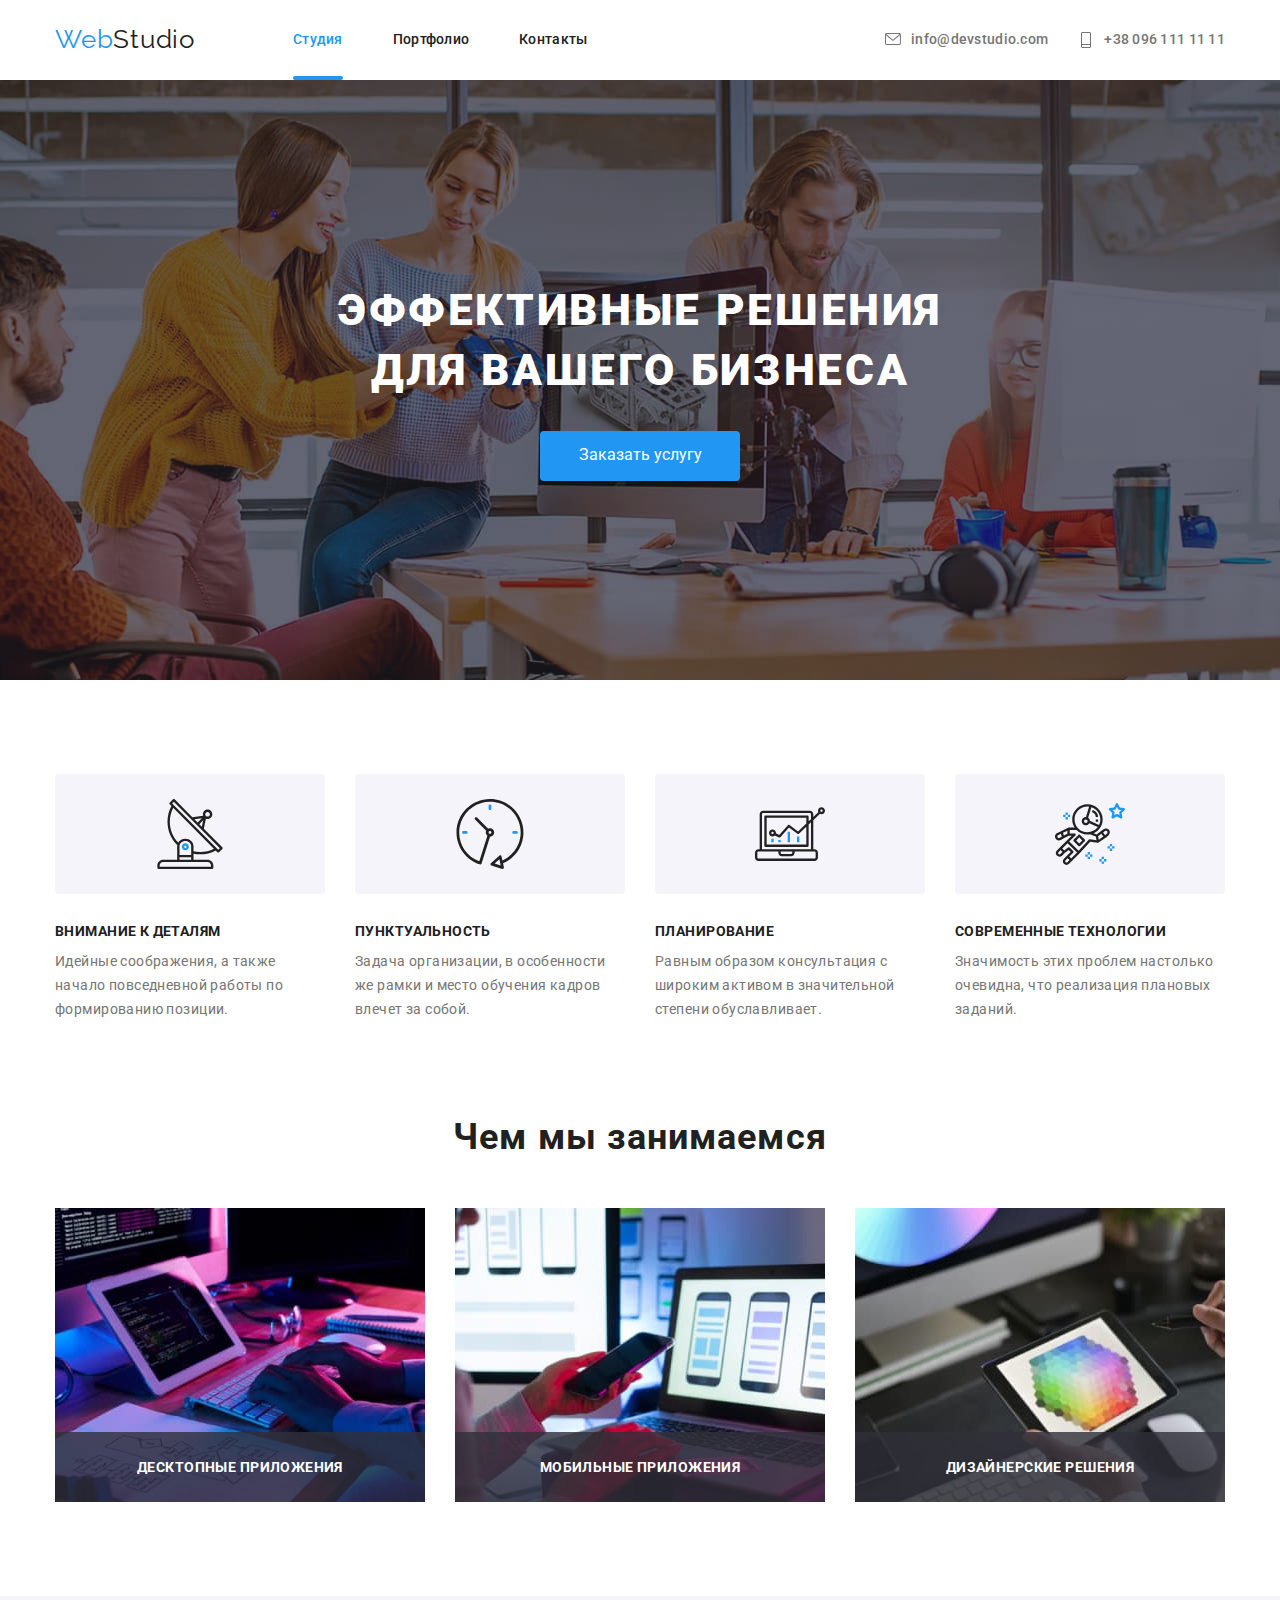
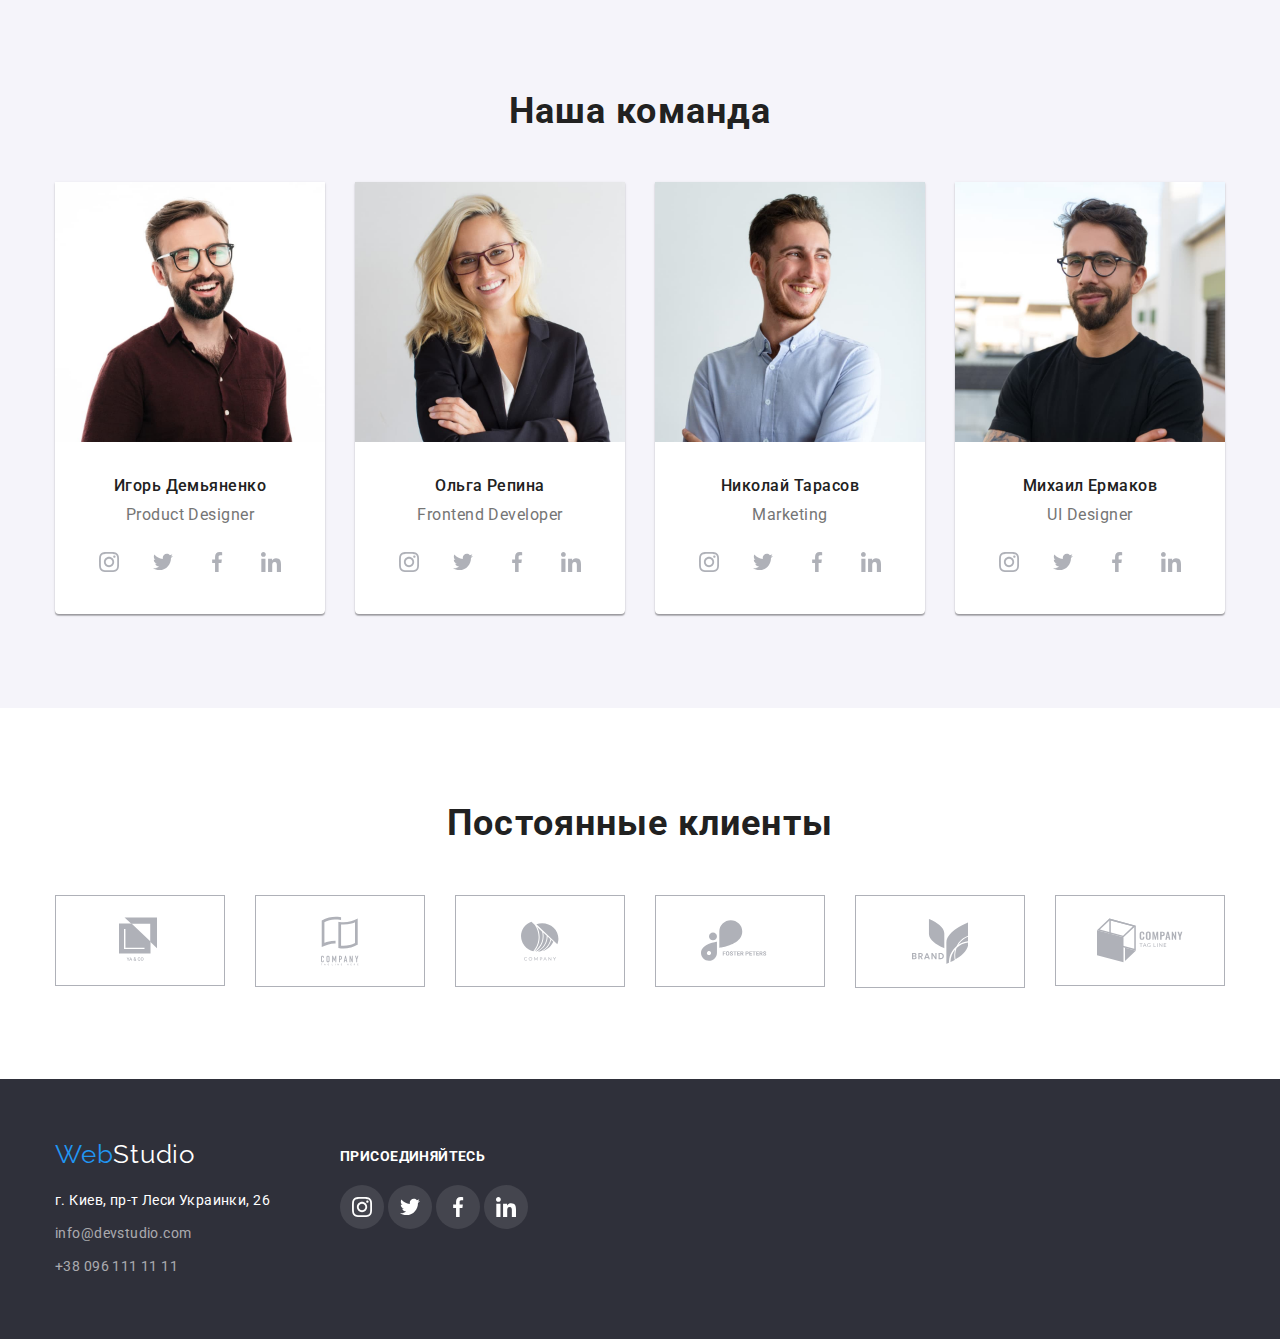
<file: index.html>
<!DOCTYPE html>
<html lang="ru">
    <head>
        <meta charset="UTF-8">
        <meta name="viewport" content="width=device-width, initial-scale=1.0">
        <title>Document</title>
        <link rel="stylesheet" href="https://cdnjs.cloudflare.com/ajax/libs/modern-normalize/1.0.0/modern-normalize.min.css">
        <link rel="preconnect" href="https://fonts.gstatic.com">
        <link href="https://fonts.googleapis.com/css2?family=Raleway:wght@700&family=Roboto:wght@400;500;700;900&display=swap" rel="stylesheet">
        <link rel="stylesheet" href="css/style.css">
    </head>
    <body>
        <header class="header">
            <div class="container">
                <nav class="navigation">
                    <a class="logo" href="" lang="en">
                        <span class="start-logo">Web</span>Studio
                    </a>
                    <ul class="nav-list">
                        <li class="item"><a class="nav-page active" href="./index.html">Студия</a></li>
                        <li class="item"><a class="nav-page" href="./portfolio.html">Портфолио</a></li>
                        <li class="item"><a class="nav-page" href="">Контакты</a></li>
                    </ul>
                </nav>
                <div class="nav-contact">
                    <ul class="nav-list">
                        <li class="item-contact">
                            <a class="nav-page contact" href="mailto:info@devstudio.com">
                                <svg weight="16" height="12" class="contact-icon">
                                    <use href="./img/symbol-defs.svg#icon-email"></use>
                                </svg>
                                info@devstudio.com
                            </a>
                        </li>
                        <li class="item">
                            <a class="nav-page contact" href="tel:+380961111111">
                                <svg weight="10" height="16" class="contact-icon">
                                    <use href="./img/symbol-defs.svg#icon-tell"></use>
                                </svg>
                                +38 096 111 11 11
                            </a>
                        </li>
                    </ul>
                </div>
            </div>   
        </header>

        <main>
            <!--Герой-->
            <div class="hero">
                <div class="overlay">
                    <section class="hero-section container" > 
                            <h1 class="hero-title">Эффективные решения для вашего бизнеса</h1>
                            <button type="button" class="hero-button" data-modal-open>Заказать услугу</button>
                    </section>
                </div>
            </div>

            <!--Особенности-->
            <section class="features">
                <div class="container">
                    <h2 class="features-title">Особенности</h2>
                    <ul class="features-list">
                        <li class="features-item">
                            <div class="features-icon">
                                <svg class="icon">
                                    <use href="./img/symbol-defs.svg#icon-antenna"></use>
                                </svg>
                            </div>
                            <h3 class="features-item-title">Внимание к деталям</h3>
                            <p class="features-item-text">Идейные соображения, а также начало повседневной работы по формированию позиции.</p>
                        </li>
                        <li class="features-item">
                            <div class="features-icon">
                                <svg class="icon">
                                    <use href="./img/symbol-defs.svg#icon-clock"></use>
                                </svg>
                            </div>
                            <h3 class="features-item-title">Пунктуальность</h3>
                            <p class="features-item-text">Задача организации, в особенности же рамки и место обучения кадров влечет за собой.</p>
                        </li>
                        <li class="features-item">
                            <div class="features-icon">
                                <svg class="icon">
                                    <use href="./img/symbol-defs.svg#icon-diagram"></use>
                                </svg>
                            </div>
                            <h3 class="features-item-title">Планирование</h3>
                            <p class="features-item-text">Равным образом консультация с широким активом в значительной степени обуславливает.</p>
                        </li>
                        <li class="features-item">
                            <div class="features-icon">
                                <svg class="icon">
                                    <use href="./img/symbol-defs.svg#icon-astronaut"></use>
                                </svg>
                            </div>
                            <h3 class="features-item-title">Современные технологии</h3>
                            <p class="features-item-text">Значимость этих проблем настолько очевидна, что реализация плановых заданий.</p>
                        </li>
                    </ul>
                </div>
            </section>

            <!--Чем мы занимаемся-->
            <section class="work">
                <div class="container">
                    <h2 class="work-title title">Чем мы занимаемся</h2>
                    <ul class="work-list">
                        <li class="work-img">
                           <div class="img-list">
                                <img class="img" src="./img/gadget.jpg" alt="Планшет с клавиатурой" width="370"/>
                                <h3 class="img-text">Десктопные приложения</h3>
                           </div>
                        </li>
                        <li class="work-img">
                            <div class="img-list">
                                <img class="img" src="./img/phone.jpg" alt="Телефон" width="370"/>
                                <h3 class="img-text">Мобильные приложения</h3>
                            </div>
                        </li>
                        <li class="work-img">
                            <div class="img-list">
                                <img class="img" src="./img/gadget2.jpg" alt="Планшет" width="370">
                                <h3 class="img-text">Дизайнерские решения</h3>
                            </div>
                        </li>
                    </ul>
                </div>
            </section>

            <!--Наша команда-->
            <section class="team">
                <div class="container">
                    <h2 class="team-title title">Наша команда</h2>
                    <ul class="team-list">
                        <li class="team-item">
                            <img src="./img/Product-Designer.jpg" alt="Игорь Демьяненко" width="270">
                            <h3 class="team-item-title">Игорь Демьяненко</h3>
                            <p class="team-item-text">Product Designer</p>
                            <ul class="social-list">
                                <li class="social-item">
                                    <a class="social-link" href="">
                                        <svg class="social">
                                            <use href="./img/symbol-defs.svg#icon-instagram"></use>
                                        </svg>
                                    </a>
                                </li>
                                <li class="social-item">
                                    <a class="social-link" href="">
                                        <svg class="social">
                                            <use href="./img/symbol-defs.svg#icon-twitter"></use>
                                        </svg>
                                    </a>
                                </li>
                                <li class="social-item">
                                    <a class="social-link" href="">
                                        <svg class="social">
                                            <use href="./img/symbol-defs.svg#icon-facebook"></use>
                                        </svg>
                                    </a>
                                </li>
                                <li class="social-item">
                                    <a class="social-link" href="">
                                        <svg class="social">
                                            <use href="./img/symbol-defs.svg#icon-linkedin"></use>
                                        </svg>
                                    </a>
                                </li>
                            </ul>
                        </li>
                        <li class="team-item">
                            <img src="./img/Developer.jpg" alt="Ольга Репина" width="270">
                            <h3 class="team-item-title">Ольга Репина</h3>
                            <p class="team-item-text">Frontend Developer</p>
                            <ul class="social-list">
                                <li class="social-item">
                                    <a class="social-link" href="">
                                        <svg class="social">
                                            <use href="./img/symbol-defs.svg#icon-instagram"></use>
                                        </svg>
                                    </a>
                                </li>
                                <li class="social-item">
                                    <a class="social-link" href="">
                                        <svg class="social">
                                            <use href="./img/symbol-defs.svg#icon-twitter"></use>
                                        </svg>
                                    </a>
                                </li>
                                <li class="social-item">
                                    <a class="social-link" href="">
                                        <svg class="social">
                                            <use href="./img/symbol-defs.svg#icon-facebook"></use>
                                        </svg>
                                    </a>
                                </li>
                                <li class="social-item">
                                    <a class="social-link" href="">
                                        <svg class="social">
                                            <use href="./img/symbol-defs.svg#icon-linkedin"></use>
                                        </svg>
                                    </a>
                                </li>
                            </ul>
                        </li>
                        <li class="team-item">
                            <img src="./img/marketing.jpg" alt="Николай Тарасов" width="270">
                            <h3 class="team-item-title">Николай Тарасов</h3>
                            <p class="team-item-text">Marketing</p>
                            <ul class="social-list">
                                <li class="social-item">
                                    <a class="social-link" href="">
                                        <svg class="social">
                                            <use href="./img/symbol-defs.svg#icon-instagram"></use>
                                        </svg>
                                    </a>
                                </li>
                                <li class="social-item">
                                    <a class="social-link" href="">
                                        <svg class="social">
                                            <use href="./img/symbol-defs.svg#icon-twitter"></use>
                                        </svg>
                                    </a>
                                </li>
                                <li class="social-item">
                                    <a class="social-link" href="">
                                        <svg class="social">
                                            <use href="./img/symbol-defs.svg#icon-facebook"></use>
                                        </svg>
                                    </a>
                                </li>
                                <li class="social-item">
                                    <a class="social-link" href="">
                                        <svg class="social">
                                            <use href="./img/symbol-defs.svg#icon-linkedin"></use>
                                        </svg>
                                    </a>
                                </li>
                            </ul>
                        </li>
                        <li class="team-item">
                            <img src="./img/UI-designer.jpg" alt="Михаил Ермаков" width="270">
                            <h3 class="team-item-title">Михаил Ермаков</h3>
                            <p class="team-item-text">UI Designer</p>
                            <ul class="social-list">
                                <li class="social-item">
                                    <a class="social-link" href="">
                                        <svg class="social">
                                            <use href="./img/symbol-defs.svg#icon-instagram"></use>
                                        </svg>
                                    </a>
                                </li>
                                <li class="social-item">
                                    <a class="social-link" href="">
                                        <svg class="social">
                                            <use href="./img/symbol-defs.svg#icon-twitter"></use>
                                        </svg>
                                    </a>
                                </li>
                                <li class="social-item">
                                    <a class="social-link" href="">
                                        <svg class="social">
                                            <use href="./img/symbol-defs.svg#icon-facebook"></use>
                                        </svg>
                                    </a>
                                </li>
                                <li class="social-item">
                                    <a class="social-link" href="">
                                        <svg class="social">
                                            <use href="./img/symbol-defs.svg#icon-linkedin"></use>
                                        </svg>
                                    </a>
                                </li>
                            </ul>
                        </li>
                    </ul>
                </div>
            </section>

            <!-- Наши клиенты-->
            <section class="client">
                <div class="container">
                    <h2 class="team-title title">Постоянные клиенты</h2>
                    <ul class="client-list">
                        <li class="client-item">
                            <a class="client-link ya-co" href="">
                                <svg weight="44.27" height="49.23" class="client-icon">
                                    <use href=./img/symbol-defs.svg#icon-ya-co>
                                    </use>
                                </svg>
                            </a>
                        </li>
                        <li class="client-item">
                            <a class="client-link tag-line" href="">
                                <svg weight="40" height="52" class="client-icon">
                                    <use href=./img/symbol-defs.svg#icon-tag-line>
                                    </use>
                                </svg>
                            </a>
                        </li>
                        <li class="client-item">
                            <a class="client-link company" href="">
                                <svg weight="41" height="42.6" class="client-icon">
                                    <use href=./img/symbol-defs.svg#icon-company>
                                    </use>
                                </svg>
                            </a>
                        </li>
                        <li class="client-item">
                            <a class="client-link foster-peters" href="">
                                <svg weight="79.66" height="42.02" class="client-icon">
                                    <use href=./img/symbol-defs.svg#icon-foster-peters>
                                    </use>
                                </svg>
                            </a>
                        </li>
                        <li class="client-item">
                            <a class="client-link brand" href="">
                                <svg weight="59" height="47" class="client-icon">
                                    <use href=./img/symbol-defs.svg#icon-brand>
                                    </use>
                                </svg>
                            </a>
                        </li>
                        <li class="client-item">
                            <a class="client-link teg-company" href="">
                                <svg weight="88.48" height="45.44" class="client-icon">
                                    <use href=./img/symbol-defs.svg#icon-teg-company>
                                    </use>
                                </svg>
                            </a>
                        </li>
                    </ul>
                </div>
            </section>
        </main>
        <footer class="footer">
            <div class="container">
                <div>
                    <a class="logo footer-logo" href="" lang="en">
                        <span class="start-logo">Web</span>Studio
                    </a>
                    <address class="address">
                        <p class="address-office">г. Киев, пр-т Леси Украинки, 26</p>
                        <p class="address-contact"><a href="mailto:info@devstudio.com">info@devstudio.com</a></p>
                        <p class="address-contact"><a href="tel:+380961111111">+38 096 111 11 11</a></p>
                    </address>
                </div>
                <div class="footer-social">
                    <h3 class="footer-title">присоединяйтесь</h3>
                    <ul>
                        <li class="social-item">
                            <a class="social-link footer-link" href="">
                                <svg class="social">
                                    <use href="./img/symbol-defs.svg#icon-instagram"></use>
                                </svg>
                            </a>
                        </li>
                        <li class="social-item">
                            <a class="social-link footer-link" href="">
                                <svg class="social">
                                    <use href="./img/symbol-defs.svg#icon-twitter"></use>
                                </svg>
                            </a>
                        </li>
                        <li class="social-item">
                            <a class="social-link footer-link" href="">
                                <svg class="social">
                                    <use href="./img/symbol-defs.svg#icon-facebook"></use>
                                </svg>
                            </a>
                        </li>
                        <li class="social-item">
                            <a class="social-link footer-link" href="">
                                <svg class="social">
                                    <use href="./img/symbol-defs.svg#icon-linkedin"></use>
                                </svg>
                            </a>
                        </li>
                    </ul>
                </div>
            </div>
        </footer>

        <!--Модальное окно-->
        <div class="backdrop is-hidden" data-modal>
            <div class="modal">
                <button class="button-modal" data-modal-close>
                    <svg class="button-img">
                        <use href="./img/symbol-defs.svg#icon-close"></use>
                    </svg>
                </button>
            </div>
        </div>

        <script src="./js/modal.js"></script>

    </body>
</html>
</file>
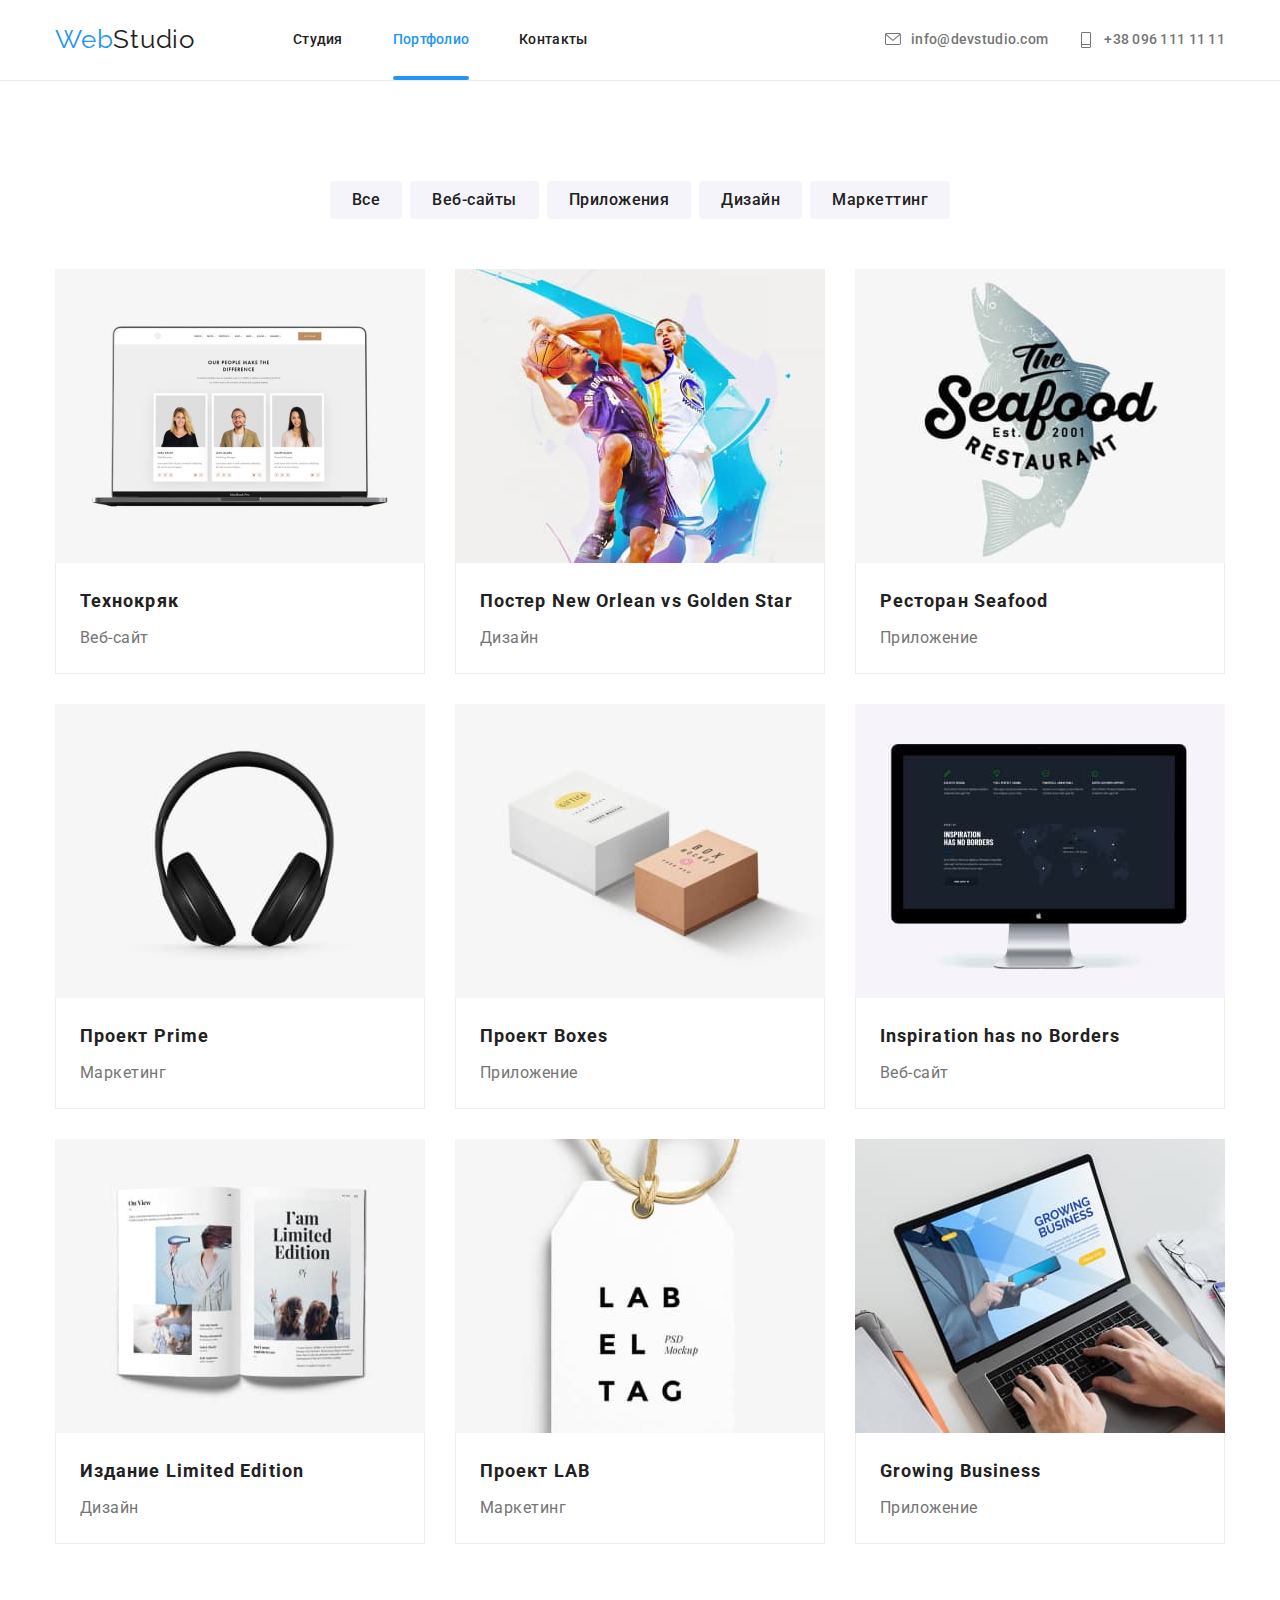
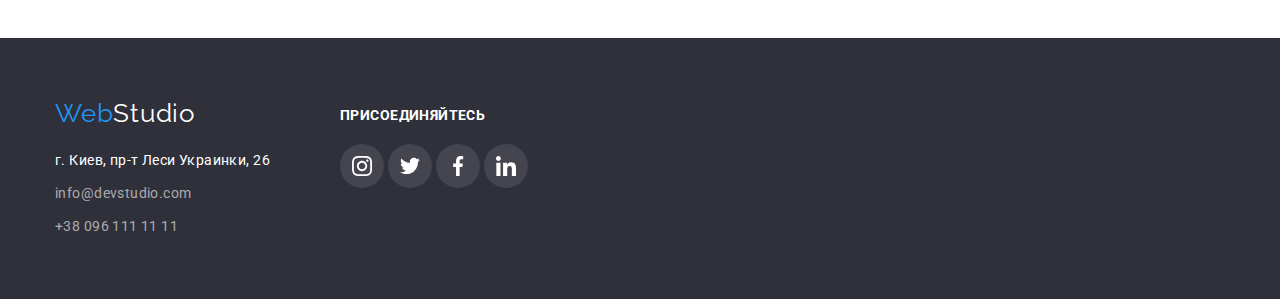
<file: portfolio.html>
<!DOCTYPE html>
<html lang="ru">
    <head>
        <meta charset="UTF-8">
        <meta name="viewport" content="width=device-width, initial-scale=1.0">
        <title>Document</title>
        <link rel="stylesheet" href="https://cdnjs.cloudflare.com/ajax/libs/modern-normalize/1.0.0/modern-normalize.min.css">
        <link rel="preconnect" href="https://fonts.gstatic.com">
        <link href="https://fonts.googleapis.com/css2?family=Raleway:wght@700&family=Roboto:wght@400;500;700;900&display=swap" rel="stylesheet">
        <link rel="stylesheet" href="css/style.css">
    </head>
    <body>
        <header class="header portfolio">
            <div class="container">
                <nav class="navigation">
                    <a class="logo" href="" lang="en">
                        <span class="start-logo">Web</span>Studio
                    </a>
                    <ul class="nav-list">
                        <li class="item"><a class="nav-page" href="./index.html">Студия</a></li>
                        <li class="item"><a class="nav-page active" href="./portfolio.html">Портфолио</a></li>
                        <li class="item"><a class="nav-page" href="">Контакты</a></li>
                    </ul>
                </nav>
                <div class="nav-contact">
                    <ul class="nav-list">
                        <li class="item-contact">
                            <a class="nav-page contact" href="mailto:info@devstudio.com">
                                <svg weight="16" height="12" class="contact-icon">
                                    <use href="./img/symbol-defs.svg#icon-email"></use>
                                </svg>
                                info@devstudio.com
                            </a>
                        </li>
                        <li class="item">
                            <a class="nav-page contact" href="tel:+380961111111">
                                <svg weight="10" height="16" class="contact-icon">
                                    <use href="./img/symbol-defs.svg#icon-tell"></use>
                                </svg>
                                +38 096 111 11 11
                            </a>
                        </li>
                    </ul>
                </div>
            </div>   
        </header>

        <main>
            <!--Кнопки фильтр-->
            <section class="project-filter">
                <div class="container">
                    <ul class="filter-list">
                        <li class="filter-item">
                            <button type="button" class="filter-button">Все</button>
                        </li>
                        <li class="filter-item">
                            <button type="button" class="filter-button">Веб-сайты</button>
                        </li>
                        <li class="filter-item">
                            <button type="button" class="filter-button">Приложения</button>
                        </li>
                        <li class="filter-item">
                            <button type="button" class="filter-button">Дизайн</button>
                        </li>
                        <li class="filter-item">
                            <button type="button" class="filter-button">Маркеттинг</button>
                        </li>
                    </ul>
            
                    <ul class="project-list">
                        <li class="project-item ">
                            <a class="project-link" href="">
                                <div class="project-img">                                    
                                    <img class="img" src="./img/img@2x.jpg" alt="Ноутбук" width="370">
                                    <div class="overlay">
                                        <p class="overlay-text">Технокряк это современная площадка распространения коронавируса. Компании используют эту платформу для цифрового шпионажа и атак на защищённые сервера конкурентов.</p>
                                    </div>
                                </div>
                                <div class="project-title">
                                    <h3 class="project-item-title">Технокряк</h3>
                                    <p class="project-item-text">Веб-сайт</p>
                                </div>
                            </a> 
                        </li>
                        <li class="project-item"> 
                            <a class="project-link" href="">
                                <div class="project-img">
                                    <img class="img" src="./img/bascet.jpg" alt="Баскетболисты" width="370">
                                    <div class="overlay">
                                        <p class="overlay-text">Технокряк это современная площадка распространения коронавируса. Компании используют эту платформу для цифрового шпионажа и атак на защищённые сервера конкурентов.</p>
                                    </div>
                                </div>
                                <div class="project-title">
                                    <h3 class="project-item-title">Постер New Orlean vs Golden Star</h3>
                                    <p class="project-item-text">Дизайн</p>
                                </div>
                            </a>
                        </li>
                        <li class="project-item"> 
                            <a class="project-link" href="">
                                <div class="project-img">
                                    <img class="img" src="./img/seafood.jpg" alt="Эмблема" width="370">
                                    <div class="overlay">
                                        <p class="overlay-text">Технокряк это современная площадка распространения коронавируса. Компании используют эту платформу для цифрового шпионажа и атак на защищённые сервера конкурентов.</p>
                                    </div>
                                </div>
                                <div class="project-title">
                                    <h3 class="project-item-title">Ресторан Seafood</h3>
                                    <p class="project-item-text">Приложение</p>
                                </div>
                            </a>
                        </li>
                        <li class="project-item"> 
                            <a class="project-link" href="">
                                <div class="project-img">
                                    <img class="img" src="./img/prime.jpg" alt="Наушники" width="370">
                                    <div class="overlay">
                                        <p class="overlay-text">Технокряк это современная площадка распространения коронавируса. Компании используют эту платформу для цифрового шпионажа и атак на защищённые сервера конкурентов.</p>
                                    </div>
                                </div>
                                <div class="project-title">
                                    <h3 class="project-item-title">Проект Prime</h3>
                                    <p class="project-item-text">Маркетинг</p>
                                </div>
                            </a>
                        </li>
                        <li class="project-item"> 
                            <a class="project-link" href="">
                                <div class="project-img">
                                    <img class="img" src="./img/boxes.jpg" alt="Коробки" width="370">
                                    <div class="overlay">
                                        <p class="overlay-text">Технокряк это современная площадка распространения коронавируса. Компании используют эту платформу для цифрового шпионажа и атак на защищённые сервера конкурентов.</p>
                                    </div>
                                </div>
                                <div class="project-title">
                                    <h3 class="project-item-title">Проект Boxes</h3>
                                    <p class="project-item-text">Приложение</p>
                                </div>
                            </a>
                        </li>
                        <li class="project-item"> 
                            <a class="project-link" href="">
                                <div class="project-img">
                                    <img class="img" src="./img/monitor.jpg" alt="Монитор" width="370">
                                    <div class="overlay">
                                        <p class="overlay-text">Технокряк это современная площадка распространения коронавируса. Компании используют эту платформу для цифрового шпионажа и атак на защищённые сервера конкурентов.</p>
                                    </div>
                                </div>
                                <div class="project-title">
                                    <h3 class="project-item-title" lang="en">Inspiration has no Borders</h3>
                                    <p class="project-item-text">Веб-сайт</p>
                                </div>
                            </a>
                        </li>
                        <li class="project-item"> 
                            <a class="project-link" href="">
                                <div class="project-img">
                                    <img class="img" src="./img/book.jpg" alt="Книга" width="370">
                                    <div class="overlay">
                                        <p class="overlay-text">Технокряк это современная площадка распространения коронавируса. Компании используют эту платформу для цифрового шпионажа и атак на защищённые сервера конкурентов.</p>
                                    </div>
                                </div>
                                <div class="project-title">
                                    <h3 class="project-item-title">Издание Limited Edition</h3>
                                    <p class="project-item-text">Дизайн</p>
                                </div>
                            </a>
                        </li>
                        <li class="project-item"> 
                            <a class="project-link" href="">
                                <div class="project-img">
                                    <img class="img" src="./img/lab.jpg" alt="Бирка" width="370">
                                    <div class="overlay">
                                        <p class="overlay-text">Технокряк это современная площадка распространения коронавируса. Компании используют эту платформу для цифрового шпионажа и атак на защищённые сервера конкурентов.</p>
                                    </div>
                                </div>
                                <div class="project-title">
                                    <h3 class="project-item-title">Проект LAB</h3>
                                    <p class="project-item-text">Маркетинг</p>
                                </div>
                            </a>
                        </li>
                        <li class="project-item"> 
                            <a class="project-link" href="">
                                <div class="project-img">
                                    <img class="img" src="./img/leptop.jpg" alt="Компьютер" width="370">
                                    <div class="overlay">
                                        <p class="overlay-text">Технокряк это современная площадка распространения коронавируса. Компании используют эту платформу для цифрового шпионажа и атак на защищённые сервера конкурентов.</p>
                                    </div>                                
                                </div>
                                <div class="project-title">
                                    <h3 class="project-item-title" lang="en">Growing Business</h3>
                                    <p class="project-item-text">Приложение</p>
                                </div>
                            </a>
                        </li>
                    </ul>
                </div>
            </section>
        </main>
        <footer class="footer">
            <div class="container">
                <div>
                    <a class="logo footer-logo" href="" lang="en">
                        <span class="start-logo">Web</span>Studio
                    </a>
                    <address class="address">
                        <p class="address-office">г. Киев, пр-т Леси Украинки, 26</p>
                        <p class="address-contact"><a href="mailto:info@devstudio.com">info@devstudio.com</a></p>
                        <p class="address-contact"><a href="tel:+380961111111">+38 096 111 11 11</a></p>
                    </address>
                </div>
                <div class="footer-social">
                    <h3 class="footer-title">присоединяйтесь</h3>
                    <ul>
                        <li class="social-item">
                            <a class="social-link footer-link" href="">
                                <svg class="social">
                                    <use href="./img/symbol-defs.svg#icon-instagram"></use>
                                </svg>
                            </a>
                        </li>
                        <li class="social-item">
                            <a class="social-link footer-link" href="">
                                <svg class="social">
                                    <use href="./img/symbol-defs.svg#icon-twitter"></use>
                                </svg>
                            </a>
                        </li>
                        <li class="social-item">
                            <a class="social-link footer-link" href="">
                                <svg class="social">
                                    <use href="./img/symbol-defs.svg#icon-facebook"></use>
                                </svg>
                            </a>
                        </li>
                        <li class="social-item">
                            <a class="social-link footer-link" href="">
                                <svg class="social">
                                    <use href="./img/symbol-defs.svg#icon-linkedin"></use>
                                </svg>
                            </a>
                        </li>
                    </ul>
                </div>
            </div>
        </footer>

    </body>
</html>
</file>
<file: css/style.css>
:root {
    --title-text-color: #212121;
    --main-text-color: #757575;
    --accent-color:  #2196F3;
    --main-white-color: #FFFFFF;
    --address-color: #2F303A;
    --background-icon: #F5F4FA;
    --color-icon: #AFB1B8;
    --animation-duration: 250ms;
    --animation-timing: cubic-bezier(0.4, 0, 0.2, 1);
}

body {
    font-family: Roboto, sans-serif;

    background-color: var(--main-white-color);
}

a {
    text-decoration: none;
}

li {
    list-style: none;
}

button {
    font-family: inherit;
}

ul {
    margin-top: 0;
    margin-bottom: 0;
    padding-left: 0;
}

h1,
h2,
h3,
p {
    margin-top: 0;
    margin-bottom: 0;
}


.container {
    width: 1200px;
    margin: 0 auto;
    padding: 0 15px;
}

/* Навигация*/


.header > .container {
    display: flex;
    align-items: center;
    padding-top: 24px;
    padding-bottom: 25px;
}

.navigation,
.nav-list {
    display: flex;
    align-items: center;

}

.portfolio {
    border-bottom: 1px solid #ECECEC;
}

.nav-list >.item:not(:last-child) {
    margin-right: 50px;
}

.nav-contact {
    margin-left: auto;
}

.item-contact{
    margin-right: 30px;
}

.logo {
    font-family: Raleway, sans-serif;
    font-size: 26px;
    line-height: 1.19;
    color: var(--title-text-color);
    width: 145px;
    height: 31px;

    letter-spacing: 0.03em;
    margin-right: 93px;
}

.start-logo {
    color: var(--accent-color);
}

.nav-page {
    position: relative;
    font-weight: 500;
    font-size: 14px;
    line-height: 1.14;
    letter-spacing: 0.02em;
    padding-top: 32px;
    padding-bottom: 32px;
    transition: color var(--animation-duration) var(--animation-timing);

    color: var(--title-text-color);

}

.nav-page:hover,
.nav-page:focus {
    color: var(--accent-color);
    
}

.active{
    color: var(--accent-color);
}

.active::after{
    display: block;
    position: absolute;
    content: "";
    width: 100%;
    height: 4px;
    border-radius: 2px;
    bottom: -0.5px;

    background-color: var(--accent-color);
}

.contact {
    display: flex;
    align-items: center;
    padding: 0;

    color: var(--main-text-color);
}

.contact-icon{
    width: 16px;
    margin-right: 10px;
    
    fill: currentColor
}

/* герой */

.hero-section{
    text-align: center;  
}

.hero .overlay{
    max-width: 1600px;
    height: 600px;
    margin: 0 auto;
    padding-top: 200px;
    background-color: #C4C4C4;
    background-image: linear-gradient(to right, rgba(47, 48, 58, 0.4), rgba(47, 48, 58, 0.4)), url(../img/hero-img\ .jpg);
    background-size: cover;
    background-position: center;
}

.hero > .container{
    text-align: center; 
}

.hero-title{
    width: 696px;
    font-weight: 900;
    font-size: 44px;
    line-height: 1.37;
    text-align: center;
    letter-spacing: 0.06em;
    margin: 0 auto;
    text-transform: uppercase;
    
    color: var(--main-white-color);
}

.hero-button{
    background: #2196F3;
    box-shadow: 0px 4px 4px rgba(0, 0, 0, 0.15);
    border-radius: 4px;
    width: 200px;
    height: 50px;
    padding: 10px 32px;
    margin-top: 30px;
    border: 0;
    cursor: pointer;

    color: var(--main-white-color);
}

/* особенности */

.features {
    padding-top: 94px;
    padding-bottom: 94px;
}

.features-list{
    display: flex;
}

.features-list >.features-item:not(:last-child){
    margin-right: 30px;
}

.features-item {
    width: 270px;
}

.features-title{
    position: absolute;
    clip: rect(0 0 0 0);
    width: 1px;
    height: 1px;
    margin: -1px;
}

.title{
    font-size: 36px;
    line-height: 1.17;
    text-align: center;
    letter-spacing: 0.03em;

    color: var(--title-text-color);
}

.features-item-title{
    font-weight: 700;
    font-size: 14px;
    line-height: 1.14;
    letter-spacing: 0.03em;
    text-transform: uppercase;
    padding-bottom: 10px;

    color: var(--title-text-color);
    
}

.features-item-text{
    font-size: 14px;
    line-height: 1.71;
    letter-spacing: 0.03em;

    color: var(--main-text-color);
}

.features-icon{
    display: flex;
    justify-content: center;
    align-items: center;
    height: 120px;
    background-color: var(--background-icon);
    margin-bottom: 30px;
    border-radius: 4px;
    
}

.icon{
    width: 70px;
    height: 70px;
}

/* Работа*/

.work {
    padding-bottom: 94px;
}

.work-list{
    display: flex;
}

.work-title {
    padding-bottom: 50px;
}

.work-img:not(:last-child){
    margin-right: 30px;
}

.img-list{
    position: relative;
}

.img{
    display: block;
}

.img-text{
    font-weight: 700;
    font-size: 14px;
    line-height: 16px;
    text-align: center;
    letter-spacing: 0.03em;
    text-transform: uppercase;
    padding: 27px 82px;
    margin: 0;
    width: 370px;
    
    color: var(--main-white-color);
    background: rgba(47, 48, 58, 0.8);

    position: absolute;
    bottom: 0;
}

/* команда */

.team{
    background-color: #F5F4FA;
    padding-top: 94px;
    padding-bottom: 94px;
}

.team-list {
    display: flex;
    padding-top: 50px;
}

.team-item {
    background-color: var(--main-white-color);
    box-shadow: 0px 1px 3px rgba(0, 0, 0, 0.12), 0px 1px 1px rgba(0, 0, 0, 0.14), 0px 2px 1px rgba(0, 0, 0, 0.2);
    border-radius: 0px 0px 4px 4px;
}

.team-item:not(:last-child){
    margin-right: 30px;
}


.team-item-title{
    font-weight: 500;
    font-size: 16px;
    line-height: 1.19;
    text-align: center;
    letter-spacing: 0.03em;
    padding-top: 30px;
    padding-bottom: 10px;

    color: var(--title-text-color);
}

.team-item-text{
    font-size: 16px;
    line-height: 1.19;
    text-align: center;
    letter-spacing: 0.03em;

    color: var(--main-text-color);
}

.social-list{
    display: flex;
    padding: 16px 32px 30px;
   
}

.social-item{
    display: inline-flex;
    width: 44px;
    height: 44px;
    border-radius: 50px;
    background-color: rgba(255, 255, 255, 0.1);
}

.social-list{
    display: flex;
    justify-content: space-between;
    align-items: center;
}


.social-link{
    padding: 12px;
    border-radius: 50px;
    color: var(--color-icon);
    transition-property: color, background-color var(--animation-duration) var(--animation-timing);
}

.social-link:hover,
.social-link:focus {
    color: var(--main-white-color);
    background-color: var(--accent-color);
    
}

.social{
    width: 20px;
    height: 20px;
    fill: currentColor;
}

/*Наши клиенты*/

.client{
    padding: 94px 0;
}

.client-list{
    display: flex;
    justify-content: space-between;
    margin-top: 50px;
}

.client-item{
   
    width: 170px;
    height: 90px;
}

.client-link{
    border: 1px solid var(--color-icon);
    color: var(--color-icon);
    display: flex;
    justify-content: center;
    align-items: center;
    transition-property: color, border-color var(--animation-duration) var(--animation-timing);
}

.client-link:hover,
.client-link:focus {
    color: var(--accent-color);
    border-color: var(--accent-color);
}

.client-icon{
    fill: currentColor;
}



.ya-co{
    padding: 20px 63px;
}

.tag-line{
    padding: 19px 65px;
}

.company{
    padding: 24px 65px;
}

.foster-peters{
    padding: 24px 45px;
}

.brand{
    padding: 22px 56px;
}

.teg-company{
    padding: 22px 41px;
}

/* адресс */

.footer{
    background-color: var(--address-color);
    padding-top: 60px;
    padding-bottom: 60px;
}

.footer > .container{
    display: flex;
}

.footer-logo{
    color: var(--main-white-color);
    margin: 0;
}

.address-office{
    font-style: normal;
    font-size: 14px;
    line-height: 1.71;
    letter-spacing: 0.03em;
    padding-top: 20px;

    color: var(--main-white-color);
}

.address-contact{
    padding-top: 9px;
}

.address-contact a{
    font-style: normal;
    font-size: 14px;
    line-height: 1.71;
    letter-spacing: 0.03em;

    color: rgba(255, 255, 255, 0.6);
}

.footer-social{
    padding-top: 10px;
    padding-left: 70px;
}

.footer-title{
    font-weight: 700;
    font-size: 14px;
    line-height: 1.14;
    letter-spacing: 0.03em;
    text-transform: uppercase;
    margin-bottom: 20px;

    color: var(--main-white-color);
}

.footer-link{
    color: var(--main-white-color);
}

/* портфолио*/

/*кнопки*/

.project-filter {
    padding-top: 100px;
    padding-bottom: 94px;
 }
   
 .filter-list {
     display: flex;
     justify-content: center;
     margin-bottom: 50px;
 }
 
 .filter-item:not(:last-child) {
     margin-right: 8px;
 }
 

.filter-button{
    font-weight: 500;
    font-size: 16px;
    line-height: 1.63;
    text-align: center;
    letter-spacing: 0.03em;
    cursor: pointer;

    background: #F5F4FA;
    border: 0;
    border-radius: 4px;
    padding: 6px 22px;
    transition: color, background-color, box-shadow var(--animation-duration) var(--animation-timing);
    color:var(--title-text-color);
}

.filter-button:hover,
.filter-button:focus{
    background-color: var(--accent-color);
    color: var(--main-white-color);
    box-shadow: 0px 3px 1px rgba(0, 0, 0, 0.1), 0px 1px 2px rgba(0, 0, 0, 0.08), 0px 2px 2px rgba(0, 0, 0, 0.12);
}

.filter-button:active{
    color: var(--main-white-color);
}

/*проекты*/

.project-list {
    display: flex;
    flex-wrap: wrap;  
}


.project-item {
    margin-right: 30px;
    margin-bottom: 30px;  
}

.project-item > a {
    display: block;
}

.project-item:nth-child(3n) {
    margin-right: 0;
}

.project-item:nth-last-child(-n+3) {
    margin-bottom: 0;
}

.project-link{
    transition: box-shadow var(--animation-duration) var(--animation-timing);
}

.project-link:hover,
.project-link:focus {
    box-shadow: 0px 1px 1px rgba(0, 0, 0, 0.12), 0px 4px 4px rgba(0, 0, 0, 0.06), 1px 4px 6px rgba(0, 0, 0, 0.16);   
}
.project-img{
    position: relative;
    overflow: hidden;
}

.project-img .overlay{
    position: absolute;
    left: 0;
    top: 0;
    width: 100%;
    height: 100%;

    background-color: rgba(33, 150, 243, 0.9);
    transform: translateY(100%);
    transition: transform var(--animation-duration) var(--animation-timing);
}

.overlay-text{
    padding: 63px 24px;
    font-size: 18px;
    line-height: 1.56;
    letter-spacing: 0.03em;
    color: #FFFFFF;
}

.project-link:hover .overlay,
.project-link:focus .overlay{
    transform: translateY(0);
}

.project-title{
    border-right: 1px solid #EEEEEE;
    border-left: 1px solid #EEEEEE;
    border-bottom: 1px solid #EEEEEE;
    padding-left: 24px;
    padding-right: 24px;
    padding-top: 20px;
    padding-bottom: 20px;
}

.project-item-title{
    font-weight: 700;
    font-size: 18px;
    line-height: 2.00;
    letter-spacing: 0.06em;
    margin-bottom: 4px;
    

    color: var(--title-text-color);
}

.project-item-text{
    font-size: 16px;
    line-height: 1.88;
    letter-spacing: 0.03em;

    color: var(--main-text-color);
}

.backdrop{
    position: fixed;
    top: 0;
    left: 0;
    width: 100%;
    height: 100%;
    background-color: rgba(0, 0, 0, 0.2);
}

.backdrop.is-hidden{
    opacity: 0;
    pointer-events: none;
}

.modal{
    position: absolute;
    top: 50%;
    left: 50%;
    transform: translate(-50%, -50%);

    width: 528px;
    height: 581px;

    background-color: var(--main-white-color);
    box-shadow: 0px 1px 3px rgba(0, 0, 0, 0.12), 0px 1px 1px rgba(0, 0, 0, 0.14), 0px 2px 1px rgba(0, 0, 0, 0.2);
    border-radius: 4px;
}

.button-modal{
    position: absolute;
    
    top: 8px;
    right: 8px;

    padding: 0;

    display: flex;
    justify-content: center;
    border: 1px solid rgba(0, 0, 0, 0.1);
    border-radius: 50%;
}

.button-modal:hover,
.button-modal:focus{
    background-color: var(--accent-color);
}

.button-img{
    width: 30px;
    height: 30px;
}
</file>
